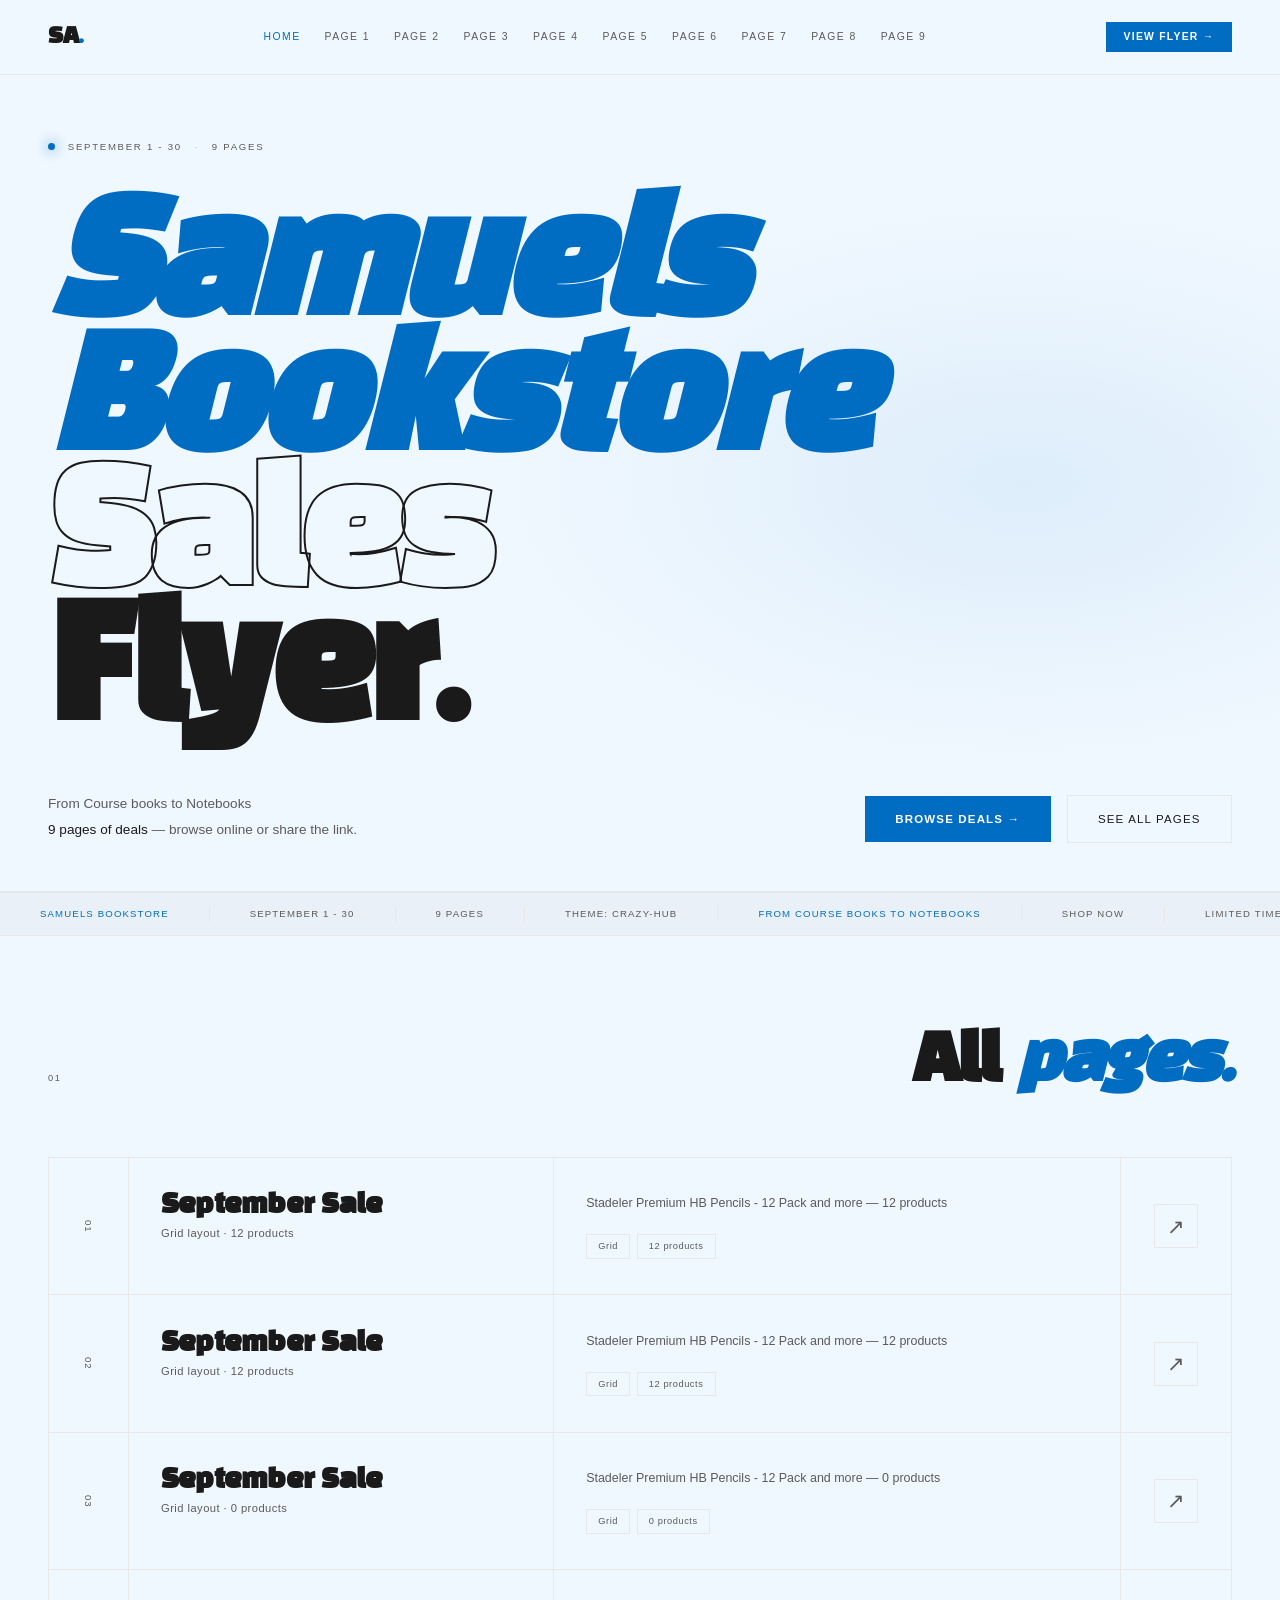
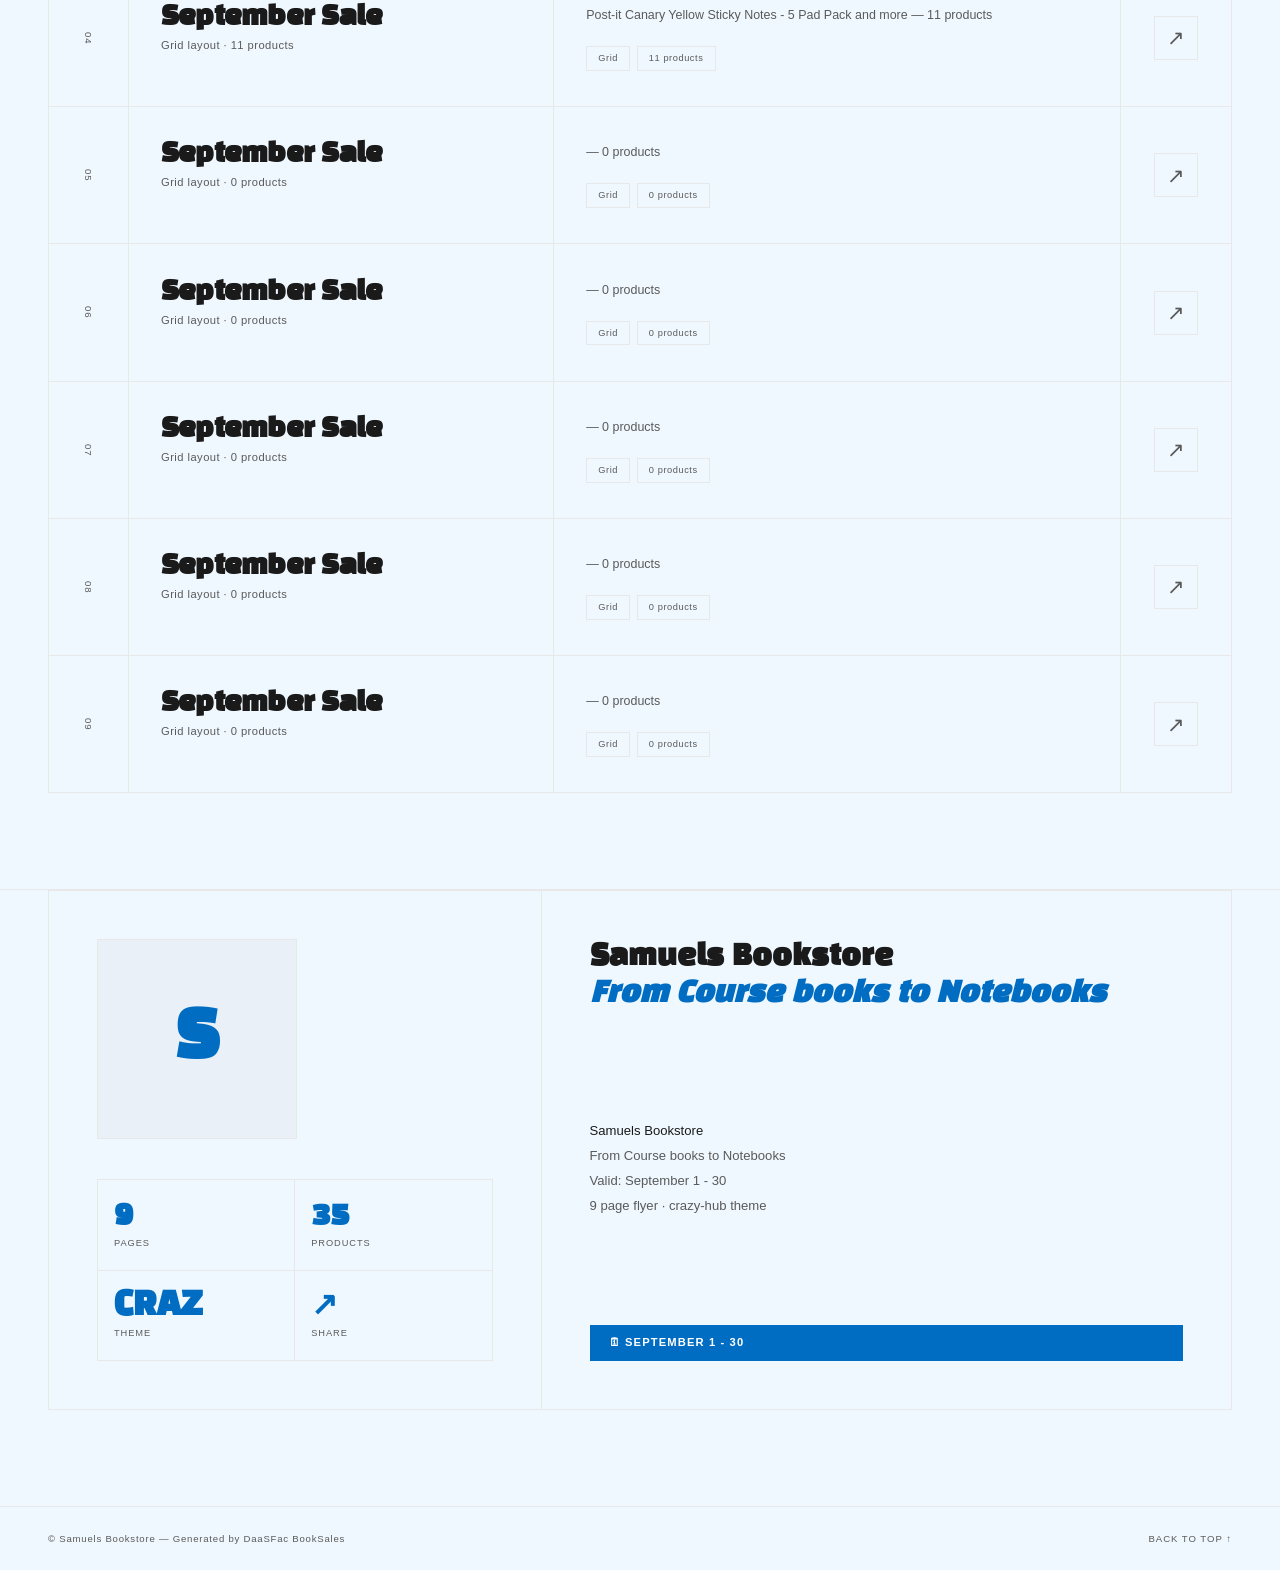
<file: index.html>
<!DOCTYPE html>
<html lang="en">
<head>
<meta charset="UTF-8">
<meta name="viewport" content="width=device-width,initial-scale=1">
<title>Samuels Bookstore — Sales Flyer</title>
<meta name="description" content="From Course books to Notebooks — September 1 - 30 — 9 page promotional flyer">
<link href="https://fonts.googleapis.com/css2?family=Black+Han+Sans&display=swap" rel="stylesheet">
<link rel="stylesheet" href="assets/style.css">
</head>
<body>
 
<nav>
  <a href="index.html" class="nav-logo">SA<span>.</span></a>
  <div class="nav-links"><a href="index.html" class="nav-link" data-page="index.html">Home</a><a href="page_01.html" class="nav-link" data-page="page_01.html">Page 1</a><a href="page_02.html" class="nav-link" data-page="page_02.html">Page 2</a><a href="page_03.html" class="nav-link" data-page="page_03.html">Page 3</a><a href="page_04.html" class="nav-link" data-page="page_04.html">Page 4</a><a href="page_05.html" class="nav-link" data-page="page_05.html">Page 5</a><a href="page_06.html" class="nav-link" data-page="page_06.html">Page 6</a><a href="page_07.html" class="nav-link" data-page="page_07.html">Page 7</a><a href="page_08.html" class="nav-link" data-page="page_08.html">Page 8</a><a href="page_09.html" class="nav-link" data-page="page_09.html">Page 9</a></div>
  <a href="page_01.html" class="nav-cta">View Flyer →</a>
</nav>
 
<section class="hero">
  <div class="hero-eyebrow">
    <div class="hero-dot"></div>
    <span>September 1 - 30</span>
    <span style="opacity:.4">·</span>
    <span>9 pages</span>
  </div>
  <h1 class="hero-title">
    <span class="accent">Samuels Bookstore</span><br>
    <span class="outline">Sales</span><br>
    Flyer.
  </h1>
  <div class="hero-bottom">
    <p class="hero-desc">
      From Course books to Notebooks<br>
      <strong>9 pages of deals</strong> — browse online or share the link.
    </p>
    <div class="hero-actions">
      <a href="page_01.html" class="btn-p">Browse Deals →</a>
      <a href="#pages" class="btn-g">See All Pages</a>
    </div>
  </div>
</section>
 
<div class="ticker" aria-hidden="true">
  <div class="ticker-track"><span class="t-item hi">Samuels Bookstore</span><span class="t-item">September 1 - 30</span><span class="t-item">9 Pages</span><span class="t-item">Theme: crazy-hub</span><span class="t-item hi">From Course books to Notebooks</span><span class="t-item">Shop Now</span><span class="t-item">Limited Time</span><span class="t-item">While Supplies Last</span><span class="t-item hi">Samuels Bookstore</span><span class="t-item">September 1 - 30</span><span class="t-item">9 Pages</span><span class="t-item">Theme: crazy-hub</span><span class="t-item hi">From Course books to Notebooks</span><span class="t-item">Shop Now</span><span class="t-item">Limited Time</span><span class="t-item">While Supplies Last</span><span class="t-item hi">Samuels Bookstore</span><span class="t-item">September 1 - 30</span><span class="t-item">9 Pages</span><span class="t-item">Theme: crazy-hub</span><span class="t-item hi">From Course books to Notebooks</span><span class="t-item">Shop Now</span><span class="t-item">Limited Time</span><span class="t-item">While Supplies Last</span><span class="t-item hi">Samuels Bookstore</span><span class="t-item">September 1 - 30</span><span class="t-item">9 Pages</span><span class="t-item">Theme: crazy-hub</span><span class="t-item hi">From Course books to Notebooks</span><span class="t-item">Shop Now</span><span class="t-item">Limited Time</span><span class="t-item">While Supplies Last</span></div>
</div>
 
<section class="pages-section" id="pages">
  <div class="section-hdr">
    <span class="section-num">01</span>
    <h2 class="section-title">All <em>pages.</em></h2>
  </div>
  <div class="page-list">
    <a class="page-row" href="page_01.html" data-page="page_01.html">
  <div class="p-num">01</div>
  <div class="p-info">
    <div class="p-title">September Sale</div>
    <div class="p-sub">Grid layout · 12 products</div>
  </div>
  <div class="p-detail">
    <div class="p-desc">Stadeler Premium HB Pencils - 12 Pack and more — 12 products</div>
    <div class="p-tags"><span class="p-tag">Grid</span><span class="p-tag">12 products</span></div>
  </div>
  <div class="p-action"><div class="p-arrow">↗</div></div>
</a><a class="page-row" href="page_02.html" data-page="page_02.html">
  <div class="p-num">02</div>
  <div class="p-info">
    <div class="p-title">September Sale</div>
    <div class="p-sub">Grid layout · 12 products</div>
  </div>
  <div class="p-detail">
    <div class="p-desc">Stadeler Premium HB Pencils - 12 Pack and more — 12 products</div>
    <div class="p-tags"><span class="p-tag">Grid</span><span class="p-tag">12 products</span></div>
  </div>
  <div class="p-action"><div class="p-arrow">↗</div></div>
</a><a class="page-row" href="page_03.html" data-page="page_03.html">
  <div class="p-num">03</div>
  <div class="p-info">
    <div class="p-title">September Sale</div>
    <div class="p-sub">Grid layout · 0 products</div>
  </div>
  <div class="p-detail">
    <div class="p-desc">Stadeler Premium HB Pencils - 12 Pack and more — 0 products</div>
    <div class="p-tags"><span class="p-tag">Grid</span><span class="p-tag">0 products</span></div>
  </div>
  <div class="p-action"><div class="p-arrow">↗</div></div>
</a><a class="page-row" href="page_04.html" data-page="page_04.html">
  <div class="p-num">04</div>
  <div class="p-info">
    <div class="p-title">September Sale</div>
    <div class="p-sub">Grid layout · 11 products</div>
  </div>
  <div class="p-detail">
    <div class="p-desc">Post-it Canary Yellow Sticky Notes - 5 Pad Pack and more — 11 products</div>
    <div class="p-tags"><span class="p-tag">Grid</span><span class="p-tag">11 products</span></div>
  </div>
  <div class="p-action"><div class="p-arrow">↗</div></div>
</a><a class="page-row" href="page_05.html" data-page="page_05.html">
  <div class="p-num">05</div>
  <div class="p-info">
    <div class="p-title">September Sale</div>
    <div class="p-sub">Grid layout · 0 products</div>
  </div>
  <div class="p-detail">
    <div class="p-desc"> — 0 products</div>
    <div class="p-tags"><span class="p-tag">Grid</span><span class="p-tag">0 products</span></div>
  </div>
  <div class="p-action"><div class="p-arrow">↗</div></div>
</a><a class="page-row" href="page_06.html" data-page="page_06.html">
  <div class="p-num">06</div>
  <div class="p-info">
    <div class="p-title">September Sale</div>
    <div class="p-sub">Grid layout · 0 products</div>
  </div>
  <div class="p-detail">
    <div class="p-desc"> — 0 products</div>
    <div class="p-tags"><span class="p-tag">Grid</span><span class="p-tag">0 products</span></div>
  </div>
  <div class="p-action"><div class="p-arrow">↗</div></div>
</a><a class="page-row" href="page_07.html" data-page="page_07.html">
  <div class="p-num">07</div>
  <div class="p-info">
    <div class="p-title">September Sale</div>
    <div class="p-sub">Grid layout · 0 products</div>
  </div>
  <div class="p-detail">
    <div class="p-desc"> — 0 products</div>
    <div class="p-tags"><span class="p-tag">Grid</span><span class="p-tag">0 products</span></div>
  </div>
  <div class="p-action"><div class="p-arrow">↗</div></div>
</a><a class="page-row" href="page_08.html" data-page="page_08.html">
  <div class="p-num">08</div>
  <div class="p-info">
    <div class="p-title">September Sale</div>
    <div class="p-sub">Grid layout · 0 products</div>
  </div>
  <div class="p-detail">
    <div class="p-desc"> — 0 products</div>
    <div class="p-tags"><span class="p-tag">Grid</span><span class="p-tag">0 products</span></div>
  </div>
  <div class="p-action"><div class="p-arrow">↗</div></div>
</a><a class="page-row" href="page_09.html" data-page="page_09.html">
  <div class="p-num">09</div>
  <div class="p-info">
    <div class="p-title">September Sale</div>
    <div class="p-sub">Grid layout · 0 products</div>
  </div>
  <div class="p-detail">
    <div class="p-desc"> — 0 products</div>
    <div class="p-tags"><span class="p-tag">Grid</span><span class="p-tag">0 products</span></div>
  </div>
  <div class="p-action"><div class="p-arrow">↗</div></div>
</a>
  </div>
</section>
 
<div class="store-section" style="margin-top:0">
  <div class="store-left">
    <div class="store-logo-wrap">S</div>
    <div class="store-stats">
      <div class="store-stat"><div class="stat-val">9</div><div class="stat-lbl">Pages</div></div>
      <div class="store-stat"><div class="stat-val">35</div><div class="stat-lbl">Products</div></div>
      <div class="store-stat"><div class="stat-val">CRAZ</div><div class="stat-lbl">Theme</div></div>
      <div class="store-stat"><div class="stat-val">↗</div><div class="stat-lbl">Share</div></div>
    </div>
  </div>
  <div class="store-right">
    <h3 class="store-tagline">Samuels Bookstore<br><em>From Course books to Notebooks</em></h3>
    
        <p class="store-meta">
            <strong>Samuels Bookstore</strong><br>
            From Course books to Notebooks<br>
            Valid: September 1 - 30<br>
            9 page flyer · crazy-hub theme
        </p>
        <div class="valid-badge">🗓 September 1 - 30</div>
  </div>
</div>
 
<footer>
  <span class="footer-copy">© Samuels Bookstore — Generated by DaaSFac BookSales</span>
  <a href="#" class="footer-back">Back to top ↑</a>
</footer>
 
<script src="assets/nav.js"></script>
</body>
</html>
</file>
<file: assets/style.css>
/* BookSales — Samuels Bookstore — Codefolio-Style GitHub Pages
   Generated by DaaSFac BookSales v3
   Theme: crazy-hub | Accent: #006DC2
*/
 
*,*::before,*::after{box-sizing:border-box;margin:0;padding:0}
:root{
  --bg:#F0F8FF;--ink:#1A1A1A;--muted:#5A5A5A;--faint:rgba(0,0,0,.03);--line:#E8E8E8;
  --lime:#006DC2;--gold:#90E0EF;--sec:#008CB0;--sav:#008A4D;
  --font-head:'Black Han Sans',Impact,sans-serif;
  --font-body:'Montserrat',Arial,sans-serif;
  --font-price:'Black Han Sans','Arial Black',sans-serif;
  --ease:cubic-bezier(.16,1,.3,1);
}
html{scroll-behavior:smooth}
body{background:var(--bg);color:var(--ink);font-family:var(--font-body);overflow-x:hidden;line-height:1.6}
 
/* ── NAV ── */
nav{
  position:sticky;top:0;z-index:500;
  display:flex;align-items:center;justify-content:space-between;
  padding:1.2rem 3rem;
  background:rgba(240,248,255,.94);
  backdrop-filter:blur(16px);
  border-bottom:1px solid var(--line);
}
.nav-logo{font-family:var(--font-head);font-size:1.4rem;font-weight:800;letter-spacing:-.02em;color:var(--ink);text-decoration:none}
.nav-logo span{color:var(--lime)}
.nav-links{display:flex;gap:1.5rem;list-style:none;align-items:center;flex-wrap:wrap}
.nav-link{font-size:.65rem;letter-spacing:.14em;text-transform:uppercase;color:var(--muted);text-decoration:none;transition:color .2s}
.nav-link:hover{color:var(--ink)}
.nav-link.active{color:var(--lime)}
.nav-cta{
  background:var(--lime);color:#FFFFFF;
  padding:.4rem 1.1rem;font-size:.65rem;letter-spacing:.12em;
  text-transform:uppercase;font-weight:700;text-decoration:none;
  transition:opacity .2s;
}
.nav-cta:hover{opacity:.85}
 
/* ── HERO ── */
.hero{
  min-height:80vh;
  display:grid;align-content:center;
  padding:4rem 3rem 3rem;
  border-bottom:1px solid var(--line);
  position:relative;overflow:hidden;
}
.hero::before{
  content:'';position:absolute;inset:0;
  background:radial-gradient(ellipse 60% 50% at 80% 50%, rgba(0,109,194,0.08), transparent 70%);
  pointer-events:none;
}
.hero-eyebrow{
  display:flex;align-items:center;gap:.8rem;
  font-size:.6rem;letter-spacing:.18em;text-transform:uppercase;
  color:var(--muted);margin-bottom:3rem;
}
.hero-dot{
  width:7px;height:7px;border-radius:50%;
  background:var(--lime);
  box-shadow:0 0 14px var(--lime);
  animation:breathe 2.5s ease-in-out infinite;
}
@keyframes breathe{0%,100%{opacity:1;transform:scale(1)}50%{opacity:.4;transform:scale(.7)}}
.hero-title{
  font-family:var(--font-head);
  font-size:clamp(4rem,12vw,10rem);
  font-weight:800;line-height:.88;
  letter-spacing:-.04em;
  margin-bottom:3rem;
}
.hero-title .accent{color:var(--lime);font-style:italic}
.hero-title .outline{-webkit-text-stroke:2px var(--ink);color:transparent}
.hero-bottom{
  display:grid;grid-template-columns:1fr 1fr;gap:4rem;align-items:end;
}
.hero-desc{font-size:.85rem;line-height:1.9;color:var(--muted);max-width:380px}
.hero-desc strong{color:var(--ink);font-weight:400}
.hero-actions{display:flex;gap:1rem;justify-content:flex-end;align-items:center;flex-wrap:wrap}
.btn-p{
  background:var(--lime);color:#FFFFFF;
  padding:.85rem 1.9rem;font-family:var(--font-body);
  font-size:.72rem;letter-spacing:.1em;text-transform:uppercase;
  text-decoration:none;display:inline-block;font-weight:700;
  transition:box-shadow .25s var(--ease),transform .25s var(--ease);
}
.btn-p:hover{box-shadow:6px 6px 0 var(--sec);transform:translate(-2px,-2px)}
.btn-g{
  color:var(--ink);padding:.85rem 1.9rem;
  font-family:var(--font-body);font-size:.72rem;
  letter-spacing:.1em;text-transform:uppercase;text-decoration:none;
  border:1px solid var(--line);display:inline-block;transition:border-color .2s;
}
.btn-g:hover{border-color:var(--ink)}
 
/* ── TICKER ── */
.ticker{
  border-top:1px solid var(--line);border-bottom:1px solid var(--line);
  overflow:hidden;padding:.85rem 0;background:var(--faint);
}
.ticker-track{display:flex;width:max-content;animation:tick 28s linear infinite}
@keyframes tick{from{transform:translateX(0)}to{transform:translateX(-50%)}}
.t-item{
  white-space:nowrap;font-size:.6rem;letter-spacing:.12em;
  text-transform:uppercase;color:var(--muted);
  padding:0 2.5rem;border-right:1px solid var(--line);
}
.t-item.hi{color:var(--lime)}
 
/* ── PAGES SECTION ── */
.pages-section{padding:6rem 3rem;border-bottom:1px solid var(--line)}
.section-hdr{
  display:flex;align-items:baseline;justify-content:space-between;
  margin-bottom:4rem;
}
.section-num{font-size:.58rem;letter-spacing:.18em;color:var(--muted);margin-right:1rem}
.section-title{
  font-family:var(--font-head);font-size:clamp(2.5rem,5vw,5rem);
  font-weight:800;line-height:.95;letter-spacing:-.04em;
}
.section-title em{font-family:var(--font-head);font-style:italic;color:var(--lime)}
 
/* Page cards — Codefolio project list style */
.page-list{display:flex;flex-direction:column;border:1px solid var(--line)}
.page-row{
  display:grid;grid-template-columns:80px 3fr 4fr 110px;
  gap:0;border-bottom:1px solid var(--line);
  align-items:stretch;transition:background .2s;cursor:pointer;text-decoration:none;color:inherit;
}
.page-row:last-child{border-bottom:none}
.page-row:hover{background:var(--faint)}
.page-row:hover .p-arrow{transform:translate(3px,-3px);color:var(--lime);border-color:var(--lime)}
.p-num{
  font-size:.6rem;letter-spacing:.1em;color:var(--muted);
  writing-mode:vertical-rl;display:flex;align-items:center;justify-content:center;
  padding:2rem 0;border-right:1px solid var(--line);transition:color .2s;
}
.page-row:hover .p-num{color:var(--lime)}
.p-info{padding:2.2rem 2rem;border-right:1px solid var(--line)}
.p-title{
  font-family:var(--font-head);font-size:1.6rem;
  font-weight:700;letter-spacing:-.03em;margin-bottom:.4rem;line-height:1;
}
.p-sub{font-size:.7rem;color:var(--muted);letter-spacing:.04em}
.p-detail{
  padding:2.2rem 2rem;border-right:1px solid var(--line);
  display:flex;flex-direction:column;justify-content:space-between;
}
.p-desc{font-size:.78rem;line-height:1.75;color:var(--muted);margin-bottom:1.2rem}
.p-tags{display:flex;flex-wrap:wrap;gap:.4rem}
.p-tag{
  font-size:.58rem;letter-spacing:.06em;
  padding:.25rem .7rem;border:1px solid var(--line);color:var(--muted);
}
.p-action{display:flex;align-items:center;justify-content:center;padding:2rem}
.p-arrow{
  font-size:1.3rem;color:var(--muted);
  width:44px;height:44px;border:1px solid var(--line);
  display:flex;align-items:center;justify-content:center;
  transition:all .25s var(--ease);
}
 
/* ── STORE INFO SECTION ── */
.store-section{
  display:grid;grid-template-columns:5fr 7fr;gap:0;
  border:1px solid var(--line);margin:0 3rem 6rem;
}
.store-left{
  padding:3rem;border-right:1px solid var(--line);
  display:flex;flex-direction:column;gap:2.5rem;
}
.store-logo-wrap{
  width:100%;aspect-ratio:1;max-width:200px;
  background:var(--faint);border:1px solid var(--line);
  display:flex;align-items:center;justify-content:center;
  font-family:var(--font-head);font-size:4rem;font-weight:800;color:var(--lime);
  overflow:hidden;
}
.store-logo-wrap img{width:100%;height:100%;object-fit:contain;padding:20px}
.store-stats{display:grid;grid-template-columns:1fr 1fr;gap:1px;background:var(--line);border:1px solid var(--line)}
.store-stat{background:var(--bg);padding:1.2rem 1rem}
.stat-val{font-family:var(--font-head);font-size:2rem;font-weight:800;color:var(--lime);line-height:1}
.stat-lbl{font-size:.58rem;letter-spacing:.1em;text-transform:uppercase;color:var(--muted);margin-top:.25rem}
.store-right{padding:3rem;display:flex;flex-direction:column;justify-content:space-between}
.store-tagline{
  font-family:var(--font-head);
  font-size:clamp(1.4rem,2.2vw,2rem);
  line-height:1.3;margin-bottom:2.5rem;
}
.store-tagline em{color:var(--lime);font-style:italic}
.store-meta{font-size:.82rem;line-height:1.9;color:var(--muted);margin-bottom:2.5rem}
.store-meta strong{color:var(--ink);font-weight:400}
.valid-badge{
  display:inline-flex;align-items:center;gap:.6rem;
  background:var(--lime);color:#FFFFFF;
  padding:.55rem 1.2rem;font-size:.7rem;
  letter-spacing:.1em;text-transform:uppercase;font-weight:700;
}
 
/* ── FOOTER ── */
footer{
  padding:1.5rem 3rem;border-top:1px solid var(--line);
  display:flex;justify-content:space-between;align-items:center;
}
.footer-copy{font-size:.6rem;letter-spacing:.08em;color:var(--muted)}
.footer-back{
  font-size:.6rem;letter-spacing:.1em;text-transform:uppercase;
  color:var(--muted);text-decoration:none;transition:color .2s;
}
.footer-back:hover{color:var(--ink)}
 
/* ── PAGE CONTENT (individual page files) ── */
.page-content{width:100%;max-width:1200px;margin:0 auto;padding:3rem 2rem}
.page-content .bs-page{max-width:100%!important;box-shadow:none!important;border-radius:0!important;min-height:auto}
.page-nav-prev-next{
  display:flex;justify-content:space-between;align-items:center;
  padding:2rem 3rem;border-top:1px solid var(--line);margin-top:4rem;
}
.pnp-btn{
  display:flex;align-items:center;gap:.8rem;
  font-size:.65rem;letter-spacing:.12em;text-transform:uppercase;
  color:var(--muted);text-decoration:none;transition:color .2s;
}
.pnp-btn:hover{color:var(--lime)}
.pnp-btn .arr{font-size:1.2rem}
 
/* ── RESPONSIVE ── */
@media(max-width:960px){
  nav{padding:1.2rem 1.5rem}
  .hero,.pages-section{padding-left:1.5rem;padding-right:1.5rem}
  .hero-bottom{grid-template-columns:1fr;gap:2rem}
  .hero-actions{justify-content:flex-start}
  .page-row{grid-template-columns:50px 1fr}
  .p-detail,.p-action{display:none}
  .store-section{grid-template-columns:1fr;margin:0 1.5rem 4rem}
  .store-left{border-right:none;border-bottom:1px solid var(--line)}
  footer{padding:1.5rem;flex-direction:column;gap:.75rem}
  .nav-links{display:none}
}
</file>
